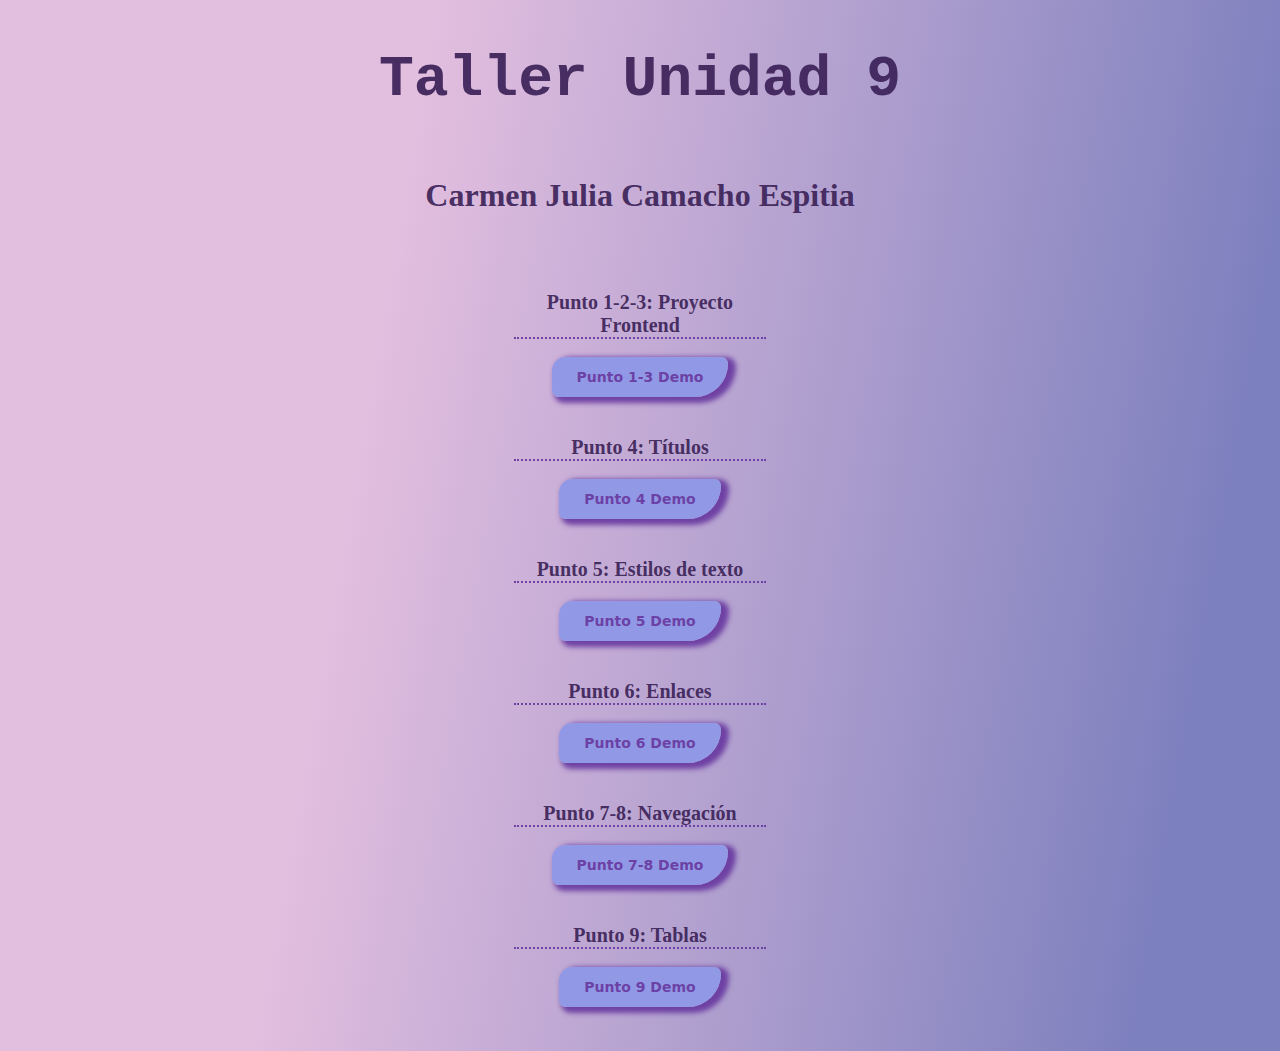
<file: index.html>
<!DOCTYPE html>
<html lang="en">
<head>
  <meta charset="UTF-8">
  <meta http-equiv="X-UA-Compatible" content="IE=edge">
  <meta name="viewport" content="width=device-width, initial-scale=1.0">
  <title>Taller 9 Menú</title>
  <link rel="stylesheet" href="./styles/styles.css">
</head>
<body> 
  <div>
    <h1> Taller Unidad 9</h1>
    <h2>Carmen Julia Camacho Espitia</h2>
    <nav>
      <ul>
        <li>
          <p>
            Punto 1-2-3: Proyecto Frontend
          </p> 
          <a href="./punto-1-3/index.html">
            Punto 1-3 Demo
          </a>
        </li>
        <li>
          <p>
            Punto 4: Títulos
          </p> 
          <a href="./punto-4/index.html">
            Punto 4 Demo
          </a>
        </li>
        <li>
          <p>
            Punto 5: Estilos de texto
          </p>
          <a href="./punto-5/index.html">
            Punto 5 Demo
          </a>
        </li>
        <li>
          <p>
            Punto 6: Enlaces
          </p>
          <a href="./punto-6/index.html">
            Punto 6 Demo
          </a>
        </li>
        <li>
          <p>
            Punto 7-8: Navegación
          </p>
          <a href="./punto-7-8/index.html">
            Punto 7-8 Demo
          </a>
        </li>
        <li>
          <p>
            Punto 9: Tablas
          </p>
          <a href="./punto-9/index.html">
            Punto 9 Demo
          </a>
        </li>
      </ul>
    </nav>
  </div> 
</body>
</html>
</file>
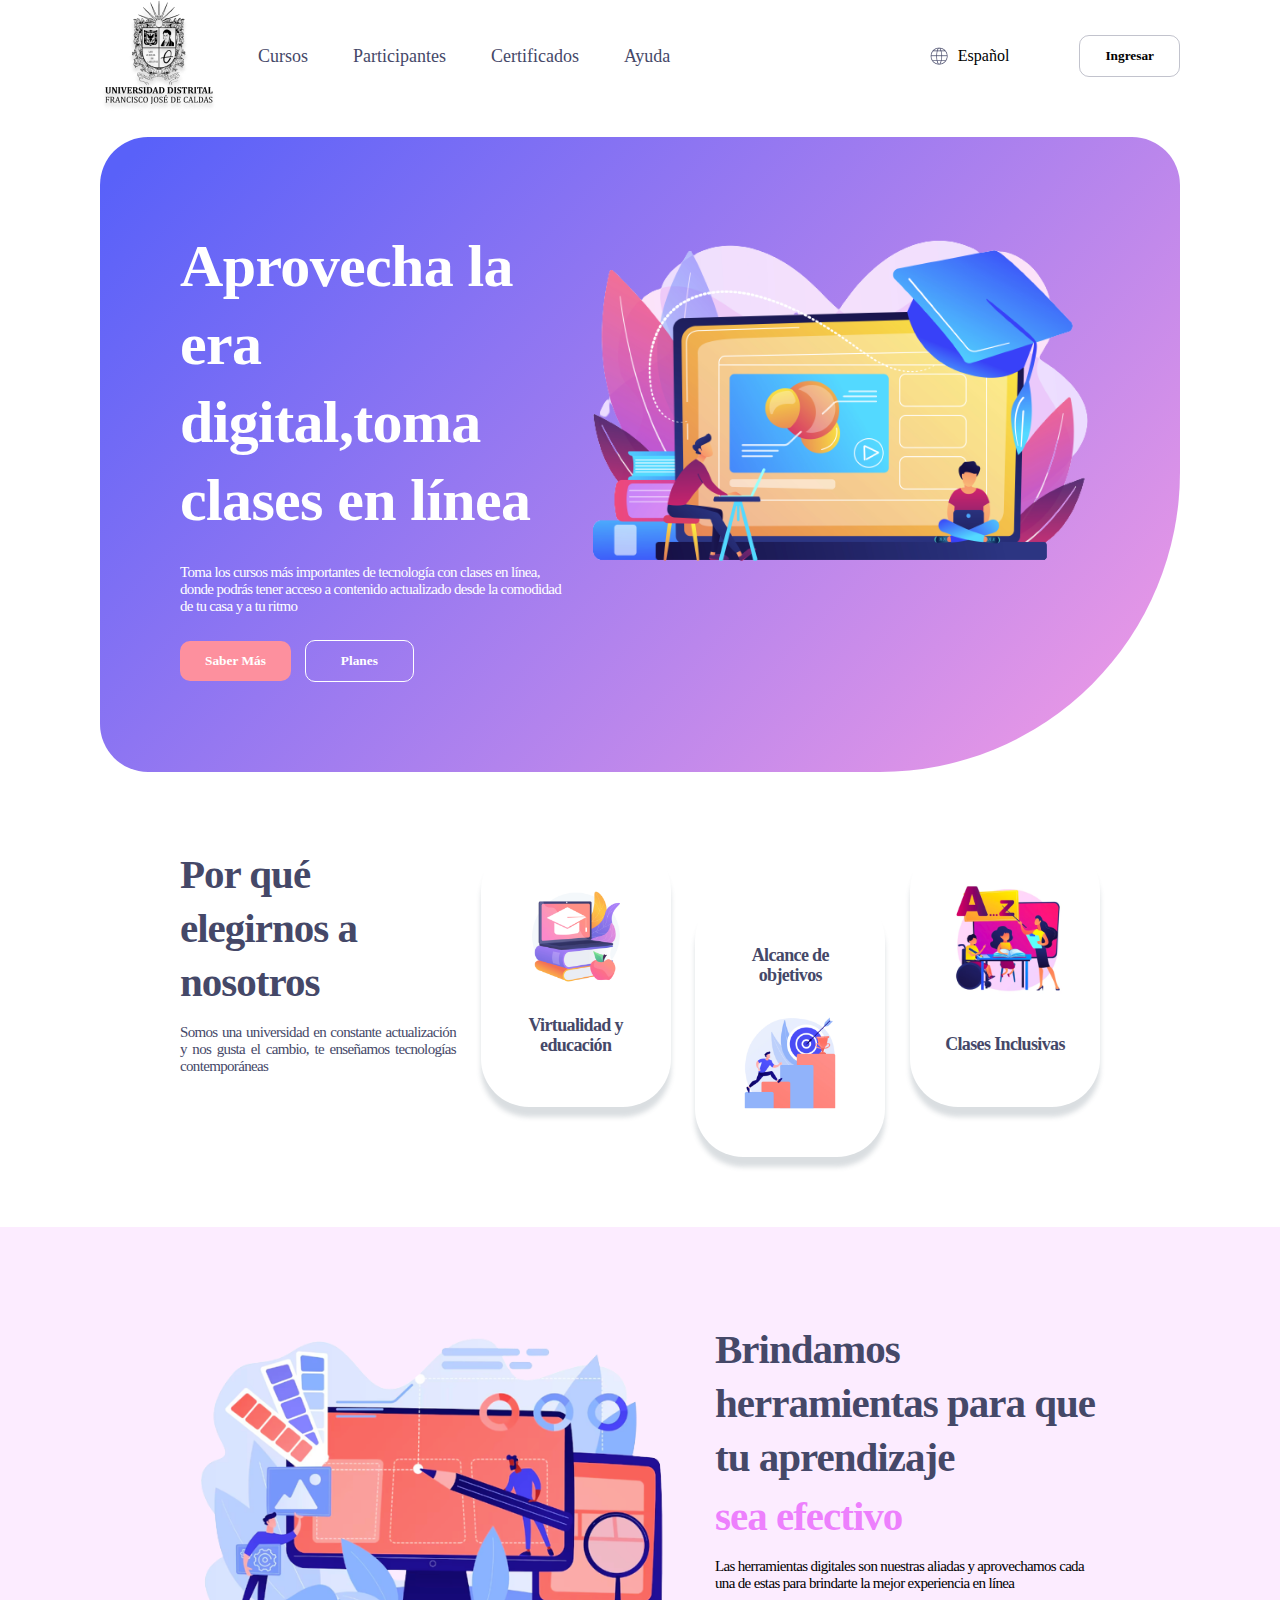
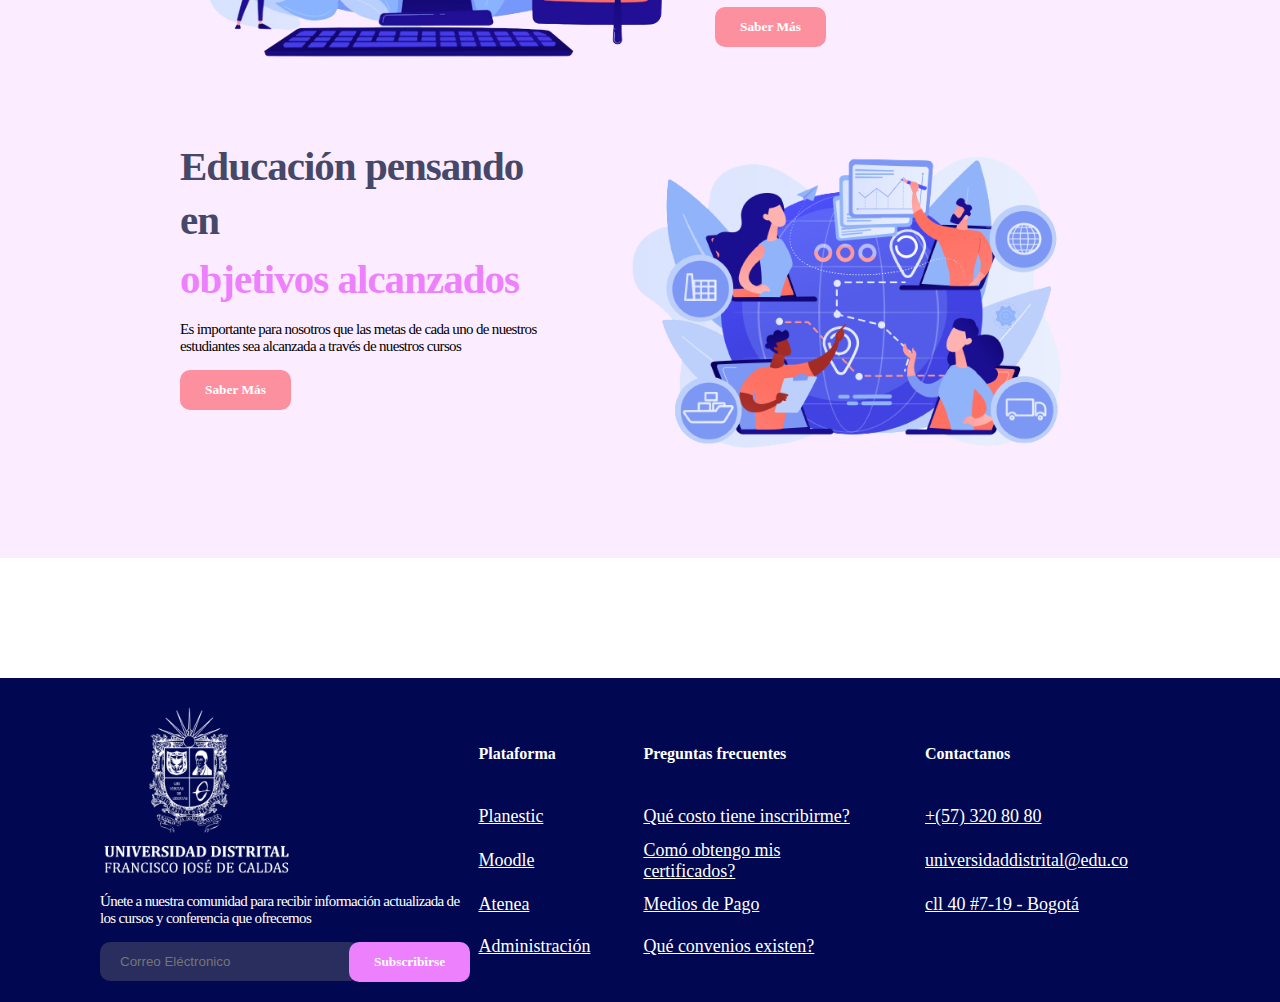
<file: punto-1-3/index.html>
<!DOCTYPE html>
<html lang="en">

<head>
    <meta charset="UTF-8">
    <meta http-equiv="X-UA-Compatible" content="IE=edge">
    <meta name="viewport" content="width=device-width, initial-scale=1.0">
    <title>UD Atenea Cursos</title>
    <link rel="stylesheet" href="https://indestructibletype.com/fonts/Jost.css" type="text/css" charset="utf-8" />
    <link rel="stylesheet" href="./styles/global-styles.css">
    <link rel="stylesheet" href="./styles/header-styles.css">
    <link rel="stylesheet" href="./styles/banner-styles.css">
    <link rel="stylesheet" href="./styles/section-1-styles.css">
    <link rel="stylesheet" href="./styles/section-2-styles.css">
    <link rel="stylesheet" href="./styles/footer-styles.css">
</head>

<body>
    <header>
        <div class="header_navigation">
            <img src="./public/images/header-logo.png" alt="main-logo">
            <nav>
                <ul>
                    <li><a href="#banner">Cursos</a></li>
                    <li><a href="#section-1">Participantes</a></li>
                    <li><a href="#section-2">Certificados</a></li>
                    <li><a href="#footer">Ayuda</a></li>
                </ul>
            </nav>
        </div>
        <div class="header_settings">
            <div>
                <img src="./public/images/header-world.png" alt="world">
                <spam>Español</spam>
            </div>
            <div>
                <button>Ingresar</button>
            </div>
        </div>
    </header>
    <main>
        <section id="banner">
            <div>
                <div>
                    <h1>Aprovecha la era digital,toma clases en línea</h1>
                    <p>
                        Toma los cursos más importantes de tecnología con clases en línea,
                        donde podrás tener acceso a contenido actualizado desde la comodidad
                        de tu casa y a tu ritmo
                    </p>
                </div>
                <div>
                    <button class="button__orange">Saber Más</button>
                    <button class="button__white">Planes</button>
                </div>
            </div>
            <img src="./public/images/banner-online.png" alt="onLine-education" width="550px" height="350px">
        </section>
        <section id="section-1">
            <div class="section-1_info">
                <h2>Por qué elegirnos a nosotros</h2>
                <p>
                    Somos una universidad en constante
                    actualización y nos gusta el cambio,
                    te enseñamos tecnologías contemporáneas
                </p>
            </div>
            <div class="section-1_card">
                <img src="./public/images/section1-education.png" alt="education" width="120px" heigt="120px">
                <h3>Virtualidad y educación</h3>
            </div>
            <div class="section-1_card section-1_card-down">
                <h3>Alcance de objetivos</h3>
                <img src="./public/images/section1-goals.png" alt="goals" width="120px" heigt="120px">
            </div>
            <div class="section-1_card">
                <img src="./public/images/section1-teach.png" alt="teach" width="120px" heigt="120px">
                <h3>Clases Inclusivas</h3>
            </div>
        </section>
        <section id="section-2">
            <div class="section-2_info">
                <img src="./public/images/section2-tools.png" alt="tools" width="500px" heigt="350px">
                <div>
                    <h2>Brindamos herramientas para que tu aprendizaje</h2>
                    <h2 class="section-2_sub-pink">sea efectivo</h2>
                    <p>
                        Las herramientas digitales son
                        nuestras aliadas y aprovechamos
                        cada una de estas para brindarte
                        la mejor experiencia en línea
                    </p>
                    <button class="button__orange">Saber Más</button>
                </div>
            </div>
            <div class="section-2_info">
                <div>
                    <h2>Educación pensando en</h2>
                    <h2 class="section-2_sub-pink">objetivos alcanzados</h2>
                    <p>
                        Es importante para nosotros que
                        las metas de cada uno de nuestros
                        estudiantes sea alcanzada
                        a través de nuestros cursos
                    </p>
                    <button class="button__orange">Saber Más</button>
                </div>
                <img src="./public/images/section2-goals.png" alt="goals" width="500px" heigt="350px">
            </div>
        </section>
    </main>
    <footer id="footer">
        <div class="footer_info">
            <img src="./public/images/footer-logo.png" alt="footer-logo" width="200px" heigt="175px">
            <div>
                <p>
                    Únete a nuestra comunidad para recibir
                    información actualizada de los cursos
                    y conferencia que ofrecemos
                </p>
                <form method="post">
                    <input id="email" type="email" name="user_name" placeholder="Correo Eléctronico">
                    <button class="button_pink">Subscribirse</button>
                </form>
            </div>
        </div>
        <div>
                <table>
                    <tr>
                        <th>Plataforma</th>
                        <th>Preguntas frecuentes</th>
                        <th>Contactanos</th>
                    </tr>
                    <tr>
                        <td><a href="">Planestic</a></td>
                        <td><a href="">Qué costo tiene inscribirme?</a></td>
                        <td><a href="">+(57) 320 80 80</a></td>
                    </tr>
                    <tr>
                        <td><a href="">Moodle</a></td>
                        <td><a href="">Comó obtengo mis certificados?</a></td>
                        <td><a href="">universidaddistrital@edu.co</a></td>
                    </tr>
                    <tr>
                        <td><a href="">Atenea</a></td>
                        <td><a href="">Medios de Pago</a></td>
                        <td><a href="">cll 40 #7-19 - Bogotá</a></td>
                    </tr>
                    <tr>
                        <td><a href="">Administración</a></td>
                        <td><a href="">Qué convenios existen?</a></td>
                    </tr>
                </table>
        </div>
    </footer>
</body>

</html>
</file>
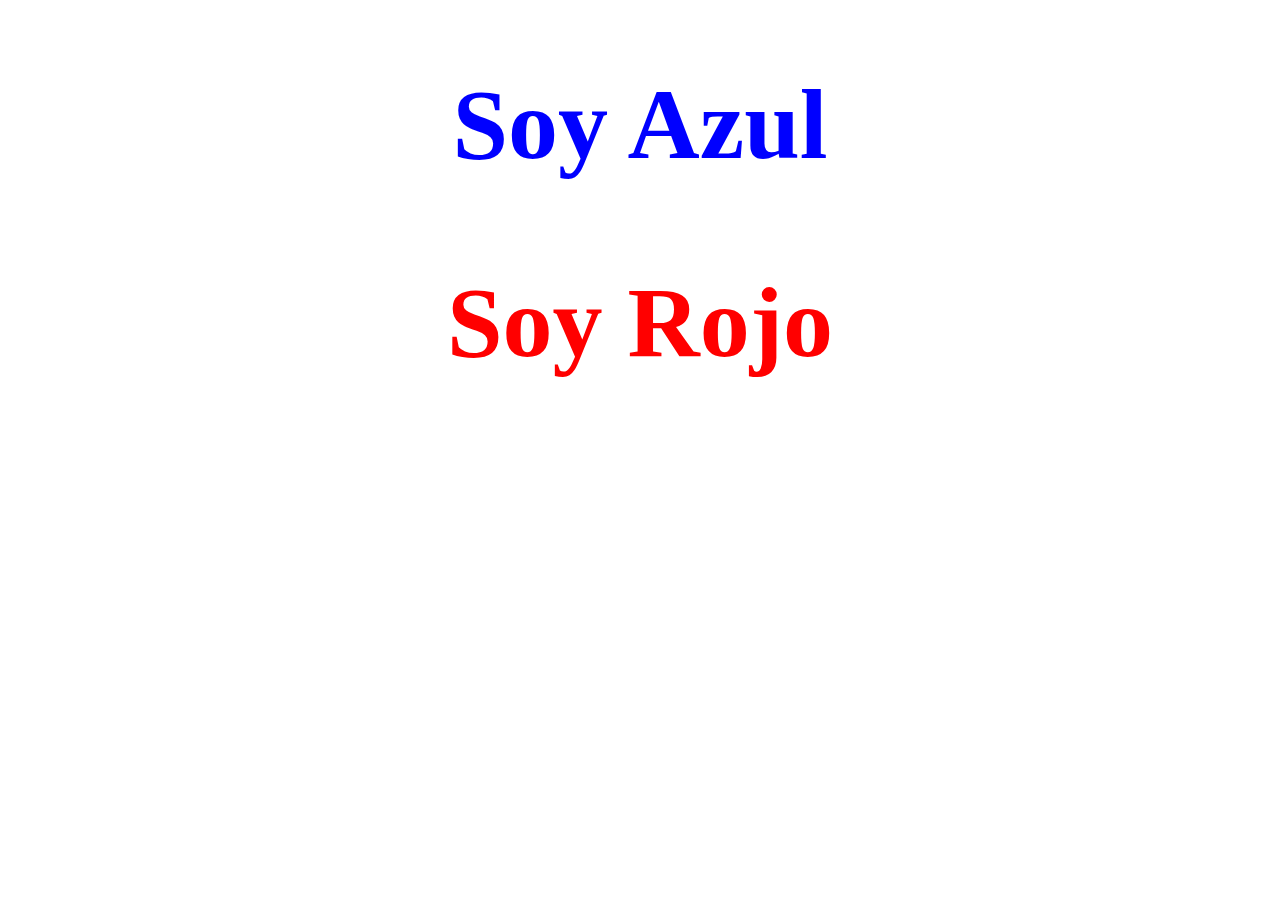
<file: punto-4/index.html>
<!DOCTYPE html>
<html lang="en">
<head>
    <meta charset="UTF-8">
    <meta http-equiv="X-UA-Compatible" content="IE=edge">
    <meta name="viewport" content="width=device-width, initial-scale=1.0">
    <title>Punto 4</title>
    <link rel="stylesheet" href="./styles/fuente-styles.css">
</head>
<body>
    <h1>Soy Azul</h1>
    <h2>Soy Rojo</h2>
</body>
</html>
</file>
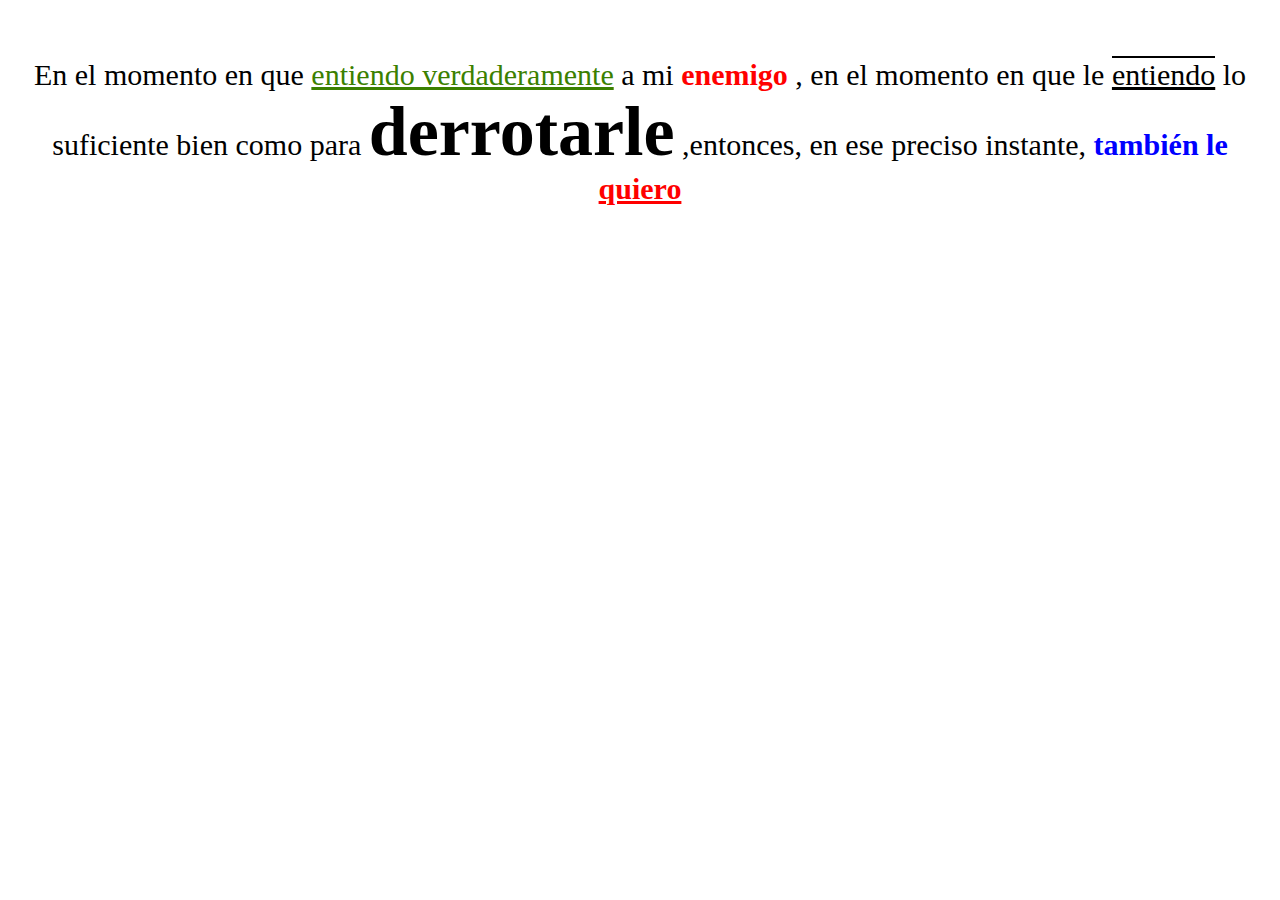
<file: punto-5/index.html>
<!DOCTYPE html>
<html lang="en">
<head>
    <meta charset="UTF-8">
    <meta http-equiv="X-UA-Compatible" content="IE=edge">
    <meta name="viewport" content="width=device-width, initial-scale=1.0">
    <title>Punto 5</title>
    <link rel="stylesheet" href="./styles/parrafo-styles.css">
</head>
<body>
    <p>
        <span>En el momento en que</span>
        <u class="color_green">entiendo verdaderamente</u>
        <span>a mi</span>
        <strong class="color_red">enemigo</strong>
        <span>,</span>
        <span>en el momento en que le</span>
        <u class="bordes_black">entiendo</u>
        <span>lo suficiente bien como para</span>
        <strong class="big_black">derrotarle</strong>
        <span>,entonces, en ese preciso instante,</span>
        <strong class="color_blue">también le</strong>
        <u class="bordes_red">quiero</u>
    </p>
</body>
</html>
</file>
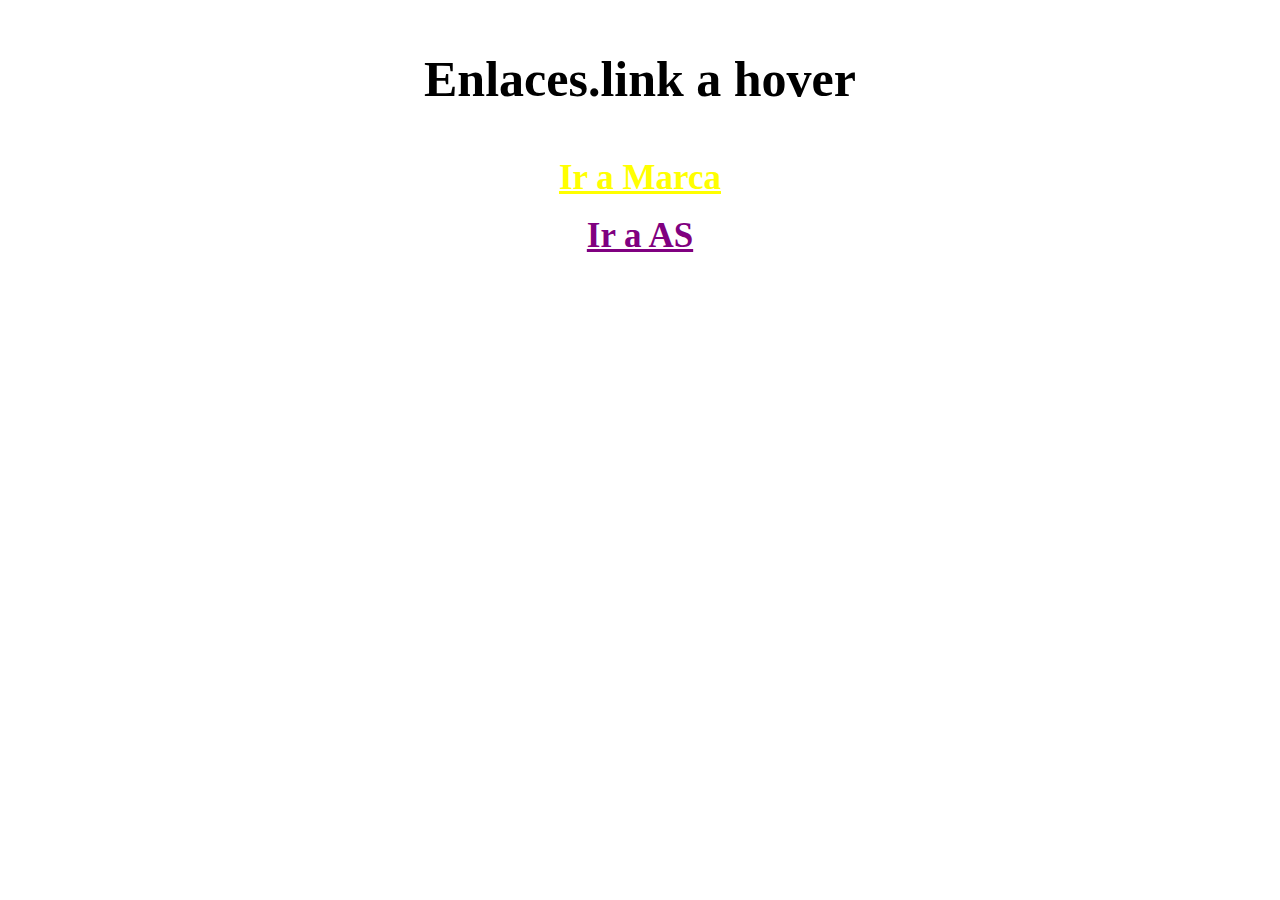
<file: punto-6/index.html>
<!DOCTYPE html>
<html lang="en">

<head>
    <meta charset="UTF-8">
    <meta http-equiv="X-UA-Compatible" content="IE=edge">
    <meta name="viewport" content="width=device-width, initial-scale=1.0">
    <title>Punto 6</title>
    <link rel="stylesheet" href="./styles/enlaces-styles.css">
</head>

<body>
    <h3>Enlaces.link a hover</h3>

        <a class="link_yellow" href="https://carmencamacho513.github.io/taller-9-full-stack/">Ir a Marca</a>
    <br>
        <a class="link_purple" href="https://carmencamacho513.github.io/taller-9-full-stack/">Ir a AS</a>
    
</body>

</html>
</file>
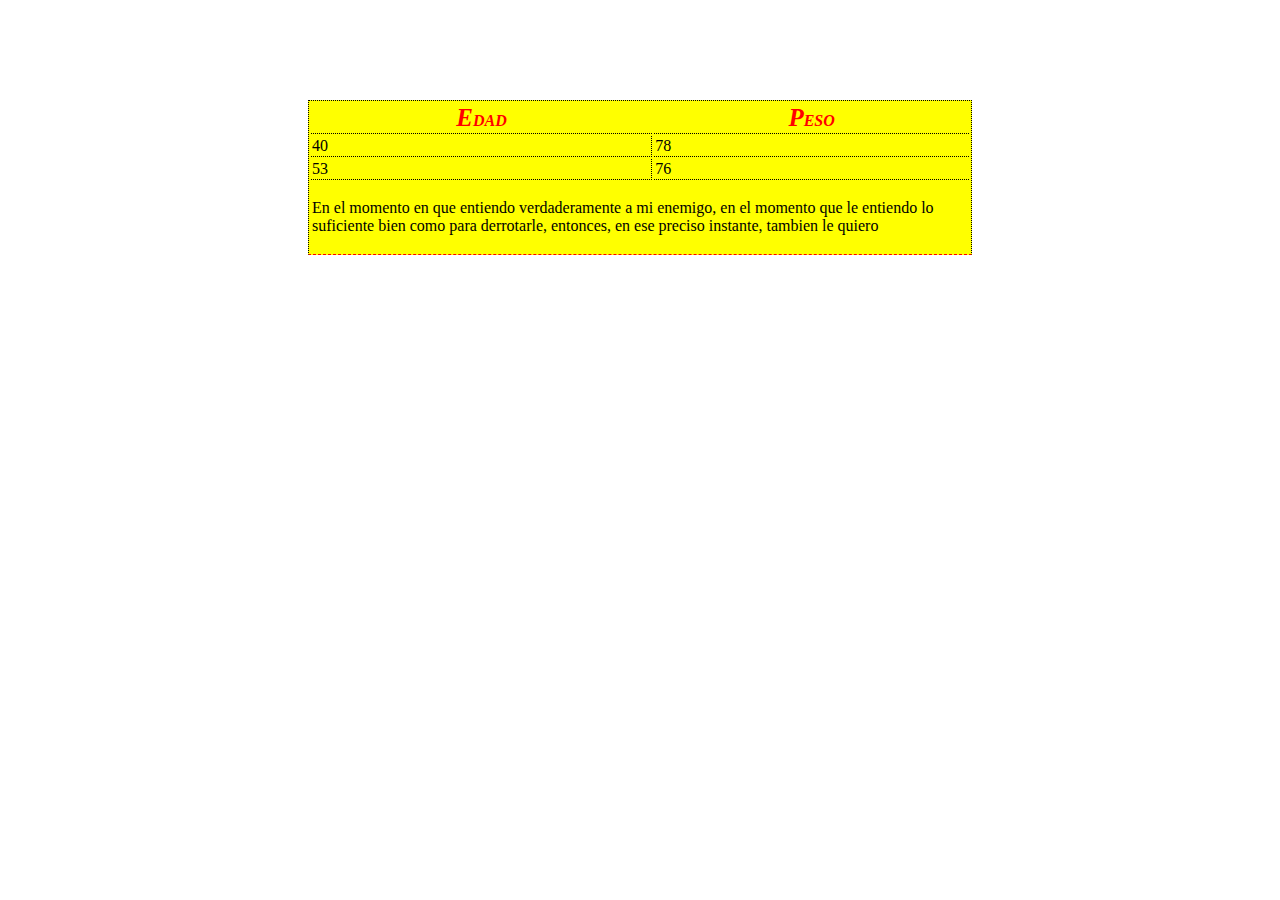
<file: punto-9/index.html>
<!DOCTYPE html>
<html lang="en">

<head>
    <meta charset="UTF-8">
    <meta http-equiv="X-UA-Compatible" content="IE=edge">
    <meta name="viewport" content="width=device-width, initial-scale=1.0">
    <title>Punto-9</title>
    <link rel="stylesheet" href="./styles/table-styles.css">
</head>

<body>
        <table>
            <tr>
                <th class="color_red"><i class="tamaño_red">E</i><i>DAD</i></th>
                <th class="color_red"><i class="tamaño_red">P</i><i>ESO</i></th>
            </tr>
            <tr>
                <td class="borde_one">40</td>
                <td class="borde_two">78</td>
            </tr>
            <tr>
                <td class="borde_one">53</td>
                <td class="borde_two">76</td>
            </tr>
            <tr>
                <td colspan="2">
                    <p>
                        En el momento en que entiendo verdaderamente a mi enemigo,
                        en el momento que le entiendo lo suficiente bien como para
                        derrotarle, entonces, en ese preciso instante, tambien le quiero
                    </p>
                </td>
            </tr>

        </table>
</body>

</html>
</file>
<file: styles/styles.css>
body {
    background: linear-gradient(100deg, 
    #e2bedf 30%, #7d80be 90%);
    text-align: center;
    color: #3b2257ec;
    font-family: monospace;
  }
  
  body, div {
  
    display: flex;
    justify-content: center;
    align-items: center;
    
  }
  
  div {
    flex-direction: column;
    width: 50%;
    height: 50%;
    text-align: center;
  }
  
  h1 {
    font-size: 58px;
  }
  
  h2 {
    font-size: 32px;
    font-family: cursive;
  }
  
  nav {
    width: 40%;
  }
  
  ul {
    padding: 0;
    text-align: center;
    list-style: none;
  }
  
  li {
    margin: 50px 0;
  }
  
  p {
    margin: 40px 0 30px;
    color: #3b2257ec;
    font-family: serif;
    font-size: 20px;
    font-weight: bold;
    border-bottom: 2px dotted #6939a0ec;
  }
  
  a {
    padding: 12px 25px;
    color: #6939a0ec;
    background-color: #9198e5;
    border-radius: 20px 10px 50px 10px;
    box-shadow: 5px 3px 5px 3px #6939a0ec;
    font-family: system-ui, -apple-system;
    font-size: 14px;
    font-weight: bold;
    text-decoration: none;
    cursor: pointer;
  }
  
  a:hover {
    background-color: #a97cc4ec;
  }
</file>
<file: punto-1-3/styles/global-styles.css>
/*ESTILOS GLOBALES*/
body {
    margin: 0px;
}

a {
    font-family: "Jost";
    font-size: 18px;
}

button {
    padding: 12px 25px;
    font-family: "Jost";
    font-weight: bold;
    border-radius: 10px;
    cursor: pointer;
}

.button__orange {
    margin-right: 10px;
    background-color: #FD909E;
    color: #fff;
    border: none;
}

p { 
    font-family: "Jost";
    font-weight: 300;
    font-size: 15px;
    letter-spacing: -0.66px;
}

h2 {
    margin: 5px 0px;
    color: #454868;
    font-family: "Jost";
    font-size: 41px;
    line-height: 54px;
    letter-spacing: -0.99px;
}
</file>
<file: punto-1-3/styles/header-styles.css>
/*ESTILOS HEADER*/
header {
    display: flex;
    justify-content: space-between;
    margin: 0px 100px;
}

.header_navigation {
    display: flex;
    align-items: center;
}

.header_navigation nav ul {
    display: flex;
    gap: 45px;
    list-style: none;
}

.header_navigation nav ul li a {
    text-decoration: none;
    color: #454868;
}

.header_settings {
    display: flex;
    align-items: center;
    gap: 70px;
}

.header_settings div {
    display: flex;
    align-items: center;
    gap: 10px;
    font-family: "Jost";
    font-size: 16px;
    font-weight: 400;
}

.header_settings button {
    background-color: transparent;
    border: 1px solid #45486854;
}
</file>
<file: punto-1-3/styles/banner-styles.css>
/*ESTILOS BANNER*/
#banner {
    display: flex;
    margin: 25px 100px;
    padding: 90px 80px;
    background: linear-gradient(313.18deg, #EE9AE5 3.28%, #5961F9 97.04%);
    border-radius: 48px 48px 300px 48px;
}

h1 {
    margin: 0px;
    color: #fff;
    font-family: "Jost";
    font-size: 60px;
    font-weight: 600;
    line-height: 78px;
    letter-spacing: -0.64px;
}

#banner p {
    margin: 25px 0px;
    color: #fff;
}

.button__white {
    padding: 12px 35px;
    background-color: transparent;
    color: white;
    border: 1px solid #fff;
}
</file>
<file: punto-1-3/styles/section-1-styles.css>
/*ESTILOS Section 1*/
#section-1 {
    display: flex;
    justify-content: space-between;
    margin: 50px 100px;
    padding: 20px 80px;
}

.section-1_info {
    width: 30%;
}

.section-1_info p {
    color: #454868;
    text-align: justify;
}

.section-1_card {
    display: flex;
    flex-direction: column;
    justify-content: space-between;
    align-items: center;
    width: min-content;
    height: 195px;
    padding: 35px;
    border-radius: 48px;
    box-shadow: 0px 10px 5px #45586833;  
}
.section-1_card-down {
    margin-top: 50px;
}

.section-1_card h3 {
    font-family: "Jost";
    color: #454868;
    font-size: 18px;
    line-height: 20px;
    letter-spacing: -0.64px;
    text-align: center;
}
</file>
<file: punto-1-3/styles/section-2-styles.css>
#section-2 {
    padding: 20px 180px;
    background: #ed80fd26
}

.section-2_info {
    display: flex;
    gap: 35px;
    margin: 70px 0px;

}

.section-2_sub-pink {
    color: #ed80fd;
}
</file>
<file: punto-1-3/styles/footer-styles.css>
#footer {
    display: flex;
    justify-content: space-between;
    align-items: center;
    margin-top: 120px;
    padding: 20px 100px;
    background-color: #010851;
    color: #fff;
}

.footer_info {
    width: 35%;
}

input {
    width: 220px;
    padding: 12px 20px;
    margin-right: -15px;
    border: none;
    border-radius: 10px;
    background-color: #45486899;
}

.button_pink {
    background-color: #ED80FD;
    color: #fff;
    border: none;
}

table {
    font-family: "Jost";
    text-align: left;   
}

tr {
    height: 40px;
}

th {
    height: 80px;
}

td {
    padding-right: 50px;
}

td a {
    color: #fff;
}
</file>
<file: punto-4/styles/fuente-styles.css>
h1{
    font-family: 'Times New Roman', Times, serif;
    text-align: center;
    font-size: 100px;
    color: #0000ff; 
}

h2{
    font-family: 'Times New Roman', Times, serif;
    text-align: center;
    font-size: 100px;
    color: #ff0000; 
}
</file>
<file: punto-5/styles/parrafo-styles.css>
body {
    display: flex;
    padding: 20px;
    text-align: center;
    font-size: 30px;    
}

.color_green {
    color: #3B8000;
}

.color_red {
    color: #ff0000;
}

.bordes_black {
    border-top: 2px solid #000000;
}

.big_black {
    font-size: 70px;
}

.color_blue {
    color: #0000ff;
}

.bordes_red {
    color: #ff0000;
    font-weight: bold;
}
</file>
<file: punto-6/styles/enlaces-styles.css>
h3 {
   display: flex;
   flex-direction: column;
   align-items: center;
   font-size: 50px;
}

.link_yellow {
    color: #ffff00;
    font-family: 'Times New Roman', Times, serif;
    font-weight: bold;
    display: flex;
    flex-direction: column;
    align-items: center;
    font-size: 35px;
 }

 .link_purple {
    color: #800080;
    font-family: 'Times New Roman', Times, serif;
    font-weight: bold;
    display: flex;
    flex-direction: column;
    align-items: center;
    font-size: 35px;
 }
</file>
<file: punto-9/styles/table-styles.css>
table {
   margin: 100px 300px;
   font-family: 'Times New Roman', Times, serif;
   font-size: 16px;
   border-top: 1px dotted #000000;
   border-bottom: 1px dashed #ff0000;
   border-left: 1px dotted #000000;
   border-right: 1px dotted #000000;
   background-color: #ffff00;
   
}
 
.color_red {
   color: #ff0000;
   border-bottom: dotted;
   border-width: 1px;
   border-color: #000000;
}

.tamaño_red {
   font-size: 25px;
}

.borde_one {
   border-bottom: dotted;
   border-right: dotted;
   border-width: 1px;
   border-color: #000000;
}

.borde_two {
   border-bottom: dotted;
   border-width: 1px;
   border-color: #000000;
}
</file>
